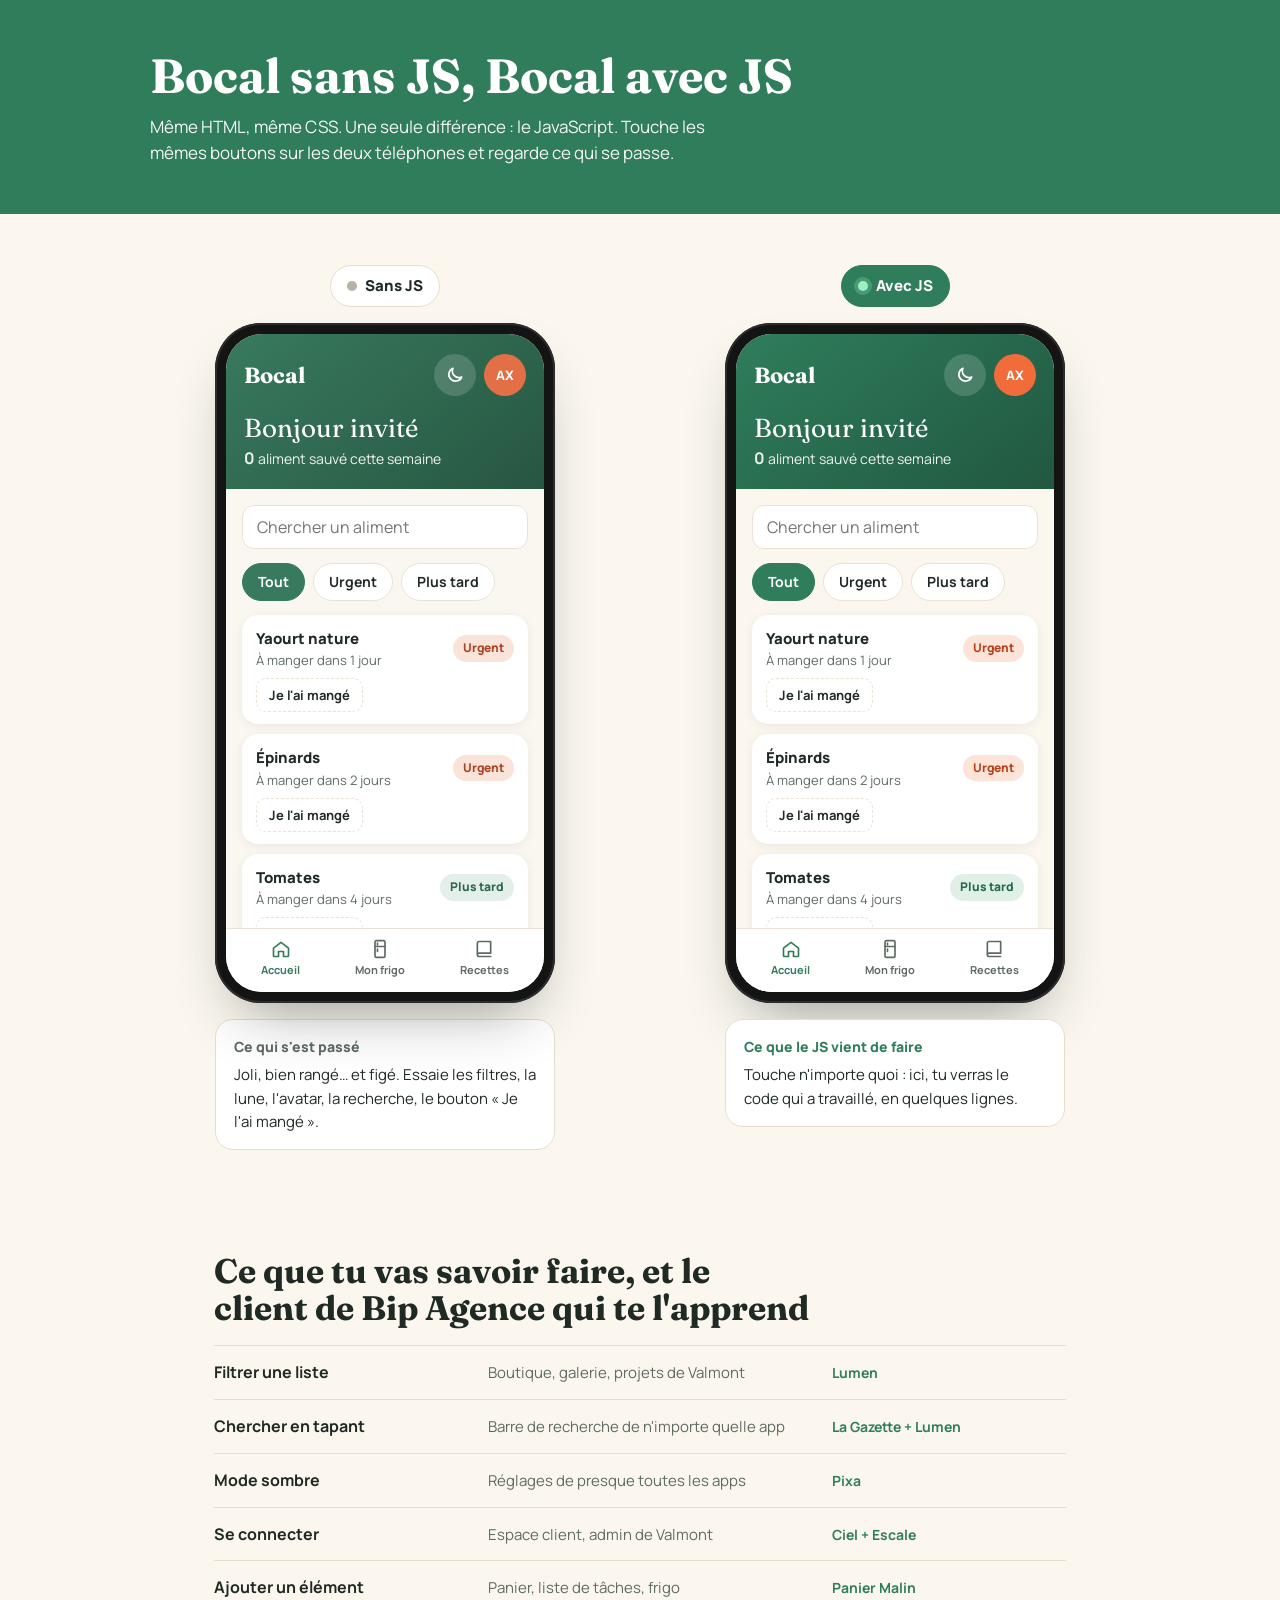
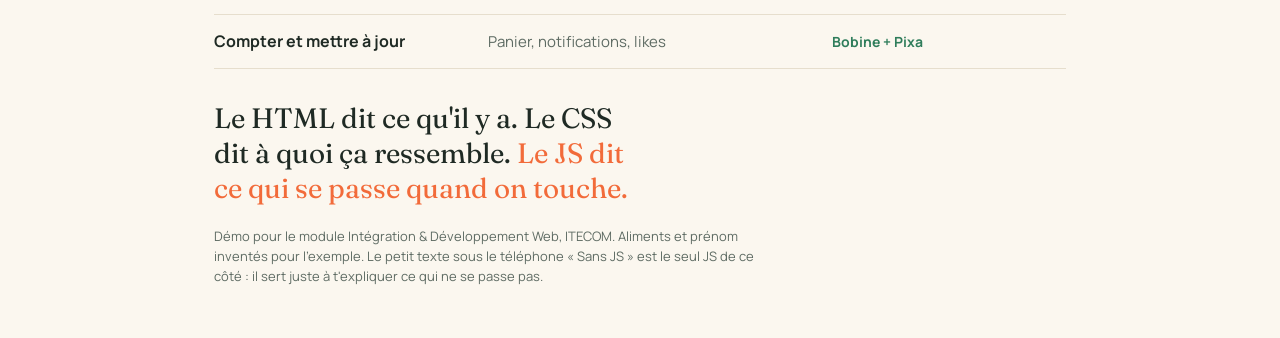
<file: bocal.html>
<!DOCTYPE html>
<html lang="fr">
<head>
<meta charset="utf-8">
<meta name="viewport" content="width=device-width, initial-scale=1">
<title>Bocal sans JS, avec JS</title>
<link rel="preconnect" href="https://fonts.googleapis.com">
<link rel="preconnect" href="https://fonts.gstatic.com" crossorigin>
<link href="https://fonts.googleapis.com/css2?family=Fraunces:opsz,wght@9..144,600;9..144,700&family=Manrope:wght@400;600;700;800&display=swap" rel="stylesheet">
<style>
/* VOICE: un prof qui montre, pas qui explique : on touche, on compare.
   IDEA: deux téléphones identiques posés sur la table, un éteint côté réflexes, un vivant.
   PICTURE: l'appli Bocal en double, jouable, avec la note de ce qui vient de se passer.
   COLOUR and TYPE: identité Bocal (vert #2F7D5B, tomate #F26B3A, crème), Fraunces + Manrope.
   LAYOUT: bandeau vert, deux colonnes de téléphones, sur mobile un sélecteur Sans / Avec. */
:root{color-scheme:light dark;--bg:light-dark(#FBF7EF,#0F1713);--ink:light-dark(#1F2A24,#E8EFE9);--soft:light-dark(#5E6B63,#A3B3A9);--line:light-dark(#E6DECD,#26352D);--panel:light-dark(#FFFFFF,#16221C);--green:#2F7D5B;--green-t:light-dark(#2F7D5B,#74CFA2);--tomato:#F26B3A}
:root[data-theme=light]{color-scheme:light}:root[data-theme=dark]{color-scheme:dark}
*{box-sizing:border-box;min-width:0}
body{margin:0;background:var(--bg);color:var(--ink);font:16px/1.55 Manrope,system-ui,sans-serif;overflow-x:clip}
.band{padding:clamp(28px,4vw,56px) max(5vw,16px)}
.hero{background:var(--green);color:#fff;padding-bottom:clamp(28px,4vw,48px)}
.hero-in{max-width:980px;margin:0 auto}
h1{font-family:Fraunces,Georgia,serif;font-weight:700;font-size:clamp(32px,5vw,48px);line-height:1.05;margin:0 0 12px;text-wrap:balance}
.hero p{margin:0;max-width:60ch;font-size:17px;opacity:.95}
h2{font-family:Fraunces,Georgia,serif;font-size:clamp(26px,3.4vw,34px);line-height:1.1;margin:0 0 18px;text-wrap:balance}

.switch{display:none;gap:6px;background:var(--panel);border:1px solid var(--line);border-radius:999px;padding:5px;max-width:340px;margin:0 auto 18px}
.switch button{flex:1;height:44px;border:0;border-radius:999px;background:none;color:var(--ink);font:inherit;font-weight:800;font-size:15px;cursor:pointer}
.switch button[aria-pressed=true]{background:var(--ink);color:var(--bg)}
.stage{display:grid;grid-template-columns:repeat(2,minmax(0,1fr));gap:40px;max-width:980px;margin:0 auto}
.col{display:flex;flex-direction:column;align-items:center;gap:16px}
.tag{display:inline-flex;align-items:center;gap:8px;font-weight:800;font-size:15px;padding:8px 16px;border-radius:999px;background:var(--panel);border:1px solid var(--line)}
.tag i{width:10px;height:10px;border-radius:50%;background:#B8B2A6}
.col.on .tag{background:var(--green);border-color:var(--green);color:#fff}
.col.on .tag i{background:#9BF0C3;box-shadow:0 0 0 4px rgba(155,240,195,.25)}

.phone{width:340px;max-width:100%;height:680px;border-radius:46px;background:#141414;padding:11px;box-shadow:0 30px 60px -25px rgba(20,30,25,.45),inset 0 0 0 2px #2c2c2c}
.col.off .phone{filter:saturate(.85)}
.app{--a-bg:#FBF7EF;--a-surface:#fff;--a-ink:#1F2A24;--a-soft:#5E6B63;--a-line:#EAE2D2;position:relative;height:100%;border-radius:36px;overflow:hidden;display:flex;flex-direction:column;background:var(--a-bg);color:var(--a-ink);transition:background .35s,color .35s;color-scheme:light}
.app.dark{--a-bg:#111B16;--a-surface:#1B2922;--a-ink:#E9F1EB;--a-soft:#9DB0A4;--a-line:#2B3B32;color-scheme:dark}
.app-bar{background:linear-gradient(140deg,#2F7D5B,#215840);color:#fff;padding:20px 18px 18px}
.top{display:flex;justify-content:space-between;align-items:center}
.logo{font-family:Fraunces,Georgia,serif;font-size:22px;font-weight:700}
.actions{display:flex;gap:8px}
.icon-btn,.avatar{width:42px;height:42px;border-radius:50%;border:0;display:grid;place-items:center;cursor:pointer;font:inherit}
.icon-btn{background:rgba(255,255,255,.16);color:#fff}
.avatar{background:var(--tomato);color:#fff;font-weight:800;font-size:13px;transition:box-shadow .25s}
.avatar.logged{box-shadow:0 0 0 3px #fff}
svg.i{width:20px;height:20px;fill:none;stroke:currentColor;stroke-width:2;stroke-linecap:round;stroke-linejoin:round}
.greet{font-family:Fraunces,Georgia,serif;font-size:26px;line-height:1.1;margin:18px 0 4px}
.saved{margin:0;font-size:14px;opacity:.92}
.saved strong{font-size:16px}
.body{flex:1;overflow-y:auto;padding:16px 16px 20px;display:flex;flex-direction:column;gap:14px}
.body>*{flex-shrink:0}
.search,.add input,.add select,.login input{width:100%;height:44px;border-radius:12px;border:1px solid var(--a-line);background:var(--a-surface);color:var(--a-ink);padding:0 14px;font:inherit;font-size:16px}
.filters{display:flex;gap:8px;flex-wrap:wrap}
.filter{height:38px;padding:0 15px;border-radius:999px;border:1px solid var(--a-line);background:var(--a-surface);color:var(--a-ink);font:inherit;font-size:14px;font-weight:700;cursor:pointer}
.filter.on{background:var(--green);border-color:var(--green);color:#fff}
.list{list-style:none;margin:0;padding:0;display:flex;flex-direction:column;gap:10px}
.card{display:grid;grid-template-columns:minmax(0,1fr) auto;gap:8px 10px;align-items:center;background:var(--a-surface);border-radius:16px;padding:12px 14px;box-shadow:0 2px 10px rgba(31,42,36,.07)}
.card.new{animation:pop .45s ease-out}
.name{margin:0;font-weight:800;font-size:15px;overflow-wrap:anywhere}
.when{margin:0;font-size:13px;color:var(--a-soft)}
.badge{font-size:12px;font-weight:800;padding:4px 10px;border-radius:999px;background:#E1F0E7;color:#226A49;white-space:nowrap}
.card.urgent .badge{background:#FDE3D8;color:#B8401A}
.eat{grid-column:1/-1;justify-self:start;height:34px;padding:0 12px;border-radius:10px;border:1px dashed var(--a-line);background:transparent;color:var(--a-ink);font:inherit;font-size:13px;font-weight:700;cursor:pointer}
.empty{text-align:center;color:var(--a-soft);font-size:14px;padding:18px}
.add{background:var(--a-surface);border-radius:16px;padding:14px;display:flex;flex-direction:column;gap:10px}
.add input,.add select{background:var(--a-bg)}
.add-t{margin:0;font-family:Fraunces,Georgia,serif;font-size:18px}
.row{display:grid;grid-template-columns:minmax(0,1fr) 92px;gap:8px}
.button{height:44px;border:0;border-radius:12px;background:var(--tomato);color:#fff;font:inherit;font-weight:800;font-size:15px;cursor:pointer}
.tab-bar{display:flex;justify-content:space-around;padding:10px 8px 14px;background:var(--a-surface);border-top:1px solid var(--a-line)}
.tab{display:flex;flex-direction:column;align-items:center;gap:2px;font-size:11px;font-weight:700;color:var(--a-soft)}
.tab.on{color:var(--green)}
.app.dark .tab.on{color:#74CFA2}
.sheet{position:absolute;inset:0;background:rgba(10,20,15,.5);display:flex;align-items:flex-end}
.sheet[hidden]{display:none}
.login{background:var(--a-surface);width:100%;border-radius:24px 24px 0 0;padding:22px 18px 26px;display:flex;flex-direction:column;gap:10px;animation:up .3s ease-out}
.login .add-t{font-size:22px}
.login label{font-size:14px;font-weight:700}
.login input{background:var(--a-bg)}
.err{color:#D2491D;font-weight:800;font-size:14px;margin:0}
.ghost{height:40px;border:0;background:none;color:var(--a-soft);font:inherit;font-weight:700;cursor:pointer}
.clue{margin:0;font-size:13px;color:var(--a-soft);text-align:center}
.shake{animation:shake .35s}
:focus-visible{outline:3px solid var(--tomato);outline-offset:2px}

.note{width:340px;max-width:100%;background:var(--panel);border:1px solid var(--line);border-radius:18px;padding:16px 18px}
.note-t{font-weight:800;margin:0 0 6px;font-size:14px;color:var(--soft)}
.col.on .note-t{color:var(--green-t)}
.note-txt{margin:0;font-size:15px}
.note pre{background:#1C2620;color:#E6F2EA;border-radius:12px;padding:12px 14px;font:13px/1.5 ui-monospace,Menlo,Consolas,monospace;margin:12px 0 0;white-space:pre-wrap;overflow-wrap:anywhere}
.where{font-size:13px;color:var(--soft);margin:10px 0 0}
.where b{color:var(--ink)}
.go{display:none;margin-top:12px;height:44px;width:100%;border-radius:12px;border:1px solid var(--line);background:none;color:var(--ink);font:inherit;font-weight:800;cursor:pointer}

.skills{max-width:980px;margin:0 auto}
.rows{list-style:none;margin:0;padding:0;border-top:1px solid var(--line)}
.rows li{display:grid;grid-template-columns:1.1fr 1.4fr 1fr;gap:16px;padding:14px 0;border-bottom:1px solid var(--line);align-items:baseline}
.rows b{font-size:16px}
.rows span{color:var(--soft);font-size:15px}
.rows em{font-style:normal;font-weight:700;font-size:14px;color:var(--green-t)}
.motto{font-family:Fraunces,Georgia,serif;font-size:clamp(22px,3vw,28px);line-height:1.25;margin:32px 0 0;max-width:30ch;text-wrap:balance}
.motto span{color:var(--tomato)}
.small{font-size:13px;color:var(--soft);margin:20px 0 0;max-width:70ch}

@keyframes pop{from{opacity:0;transform:translateY(-8px) scale(.97)}to{opacity:1;transform:none}}
@keyframes up{from{transform:translateY(40px);opacity:0}to{transform:none;opacity:1}}
@keyframes shake{25%{transform:translateX(-6px)}50%{transform:translateX(6px)}75%{transform:translateX(-3px)}}
@media (prefers-reduced-motion:reduce){*{animation:none!important;transition:none!important}}
@media (max-width:780px){
  .switch{display:flex}
  .stage{grid-template-columns:minmax(0,1fr);gap:0}
  .stage[data-view=on] .col.off,.stage[data-view=off] .col.on{display:none}
  .phone{height:620px}
  .go{display:block}
}
@media (max-width:600px){
  .rows li{grid-template-columns:minmax(0,1fr);gap:2px}
}
</style>
</head>
<body>

<header class="band hero">
  <div class="hero-in">
    <h1>Bocal sans JS, Bocal avec JS</h1>
    <p>Même HTML, même CSS. Une seule différence : le JavaScript. Touche les mêmes boutons sur les deux téléphones et regarde ce qui se passe.</p>
  </div>
</header>

<main class="band">
  <div class="switch" role="group" aria-label="Version affichée">
    <button type="button" data-v="off" aria-pressed="true">Sans JS</button>
    <button type="button" data-v="on" aria-pressed="false">Avec JS</button>
  </div>

  <div class="stage" id="stage" data-view="off">
    <section class="col off" aria-label="Bocal sans JavaScript">
      <span class="tag"><i></i>Sans JS</span>
      <div class="phone" id="phone-off"></div>
      <div class="note" id="note-off">
        <p class="note-t">Ce qui s'est passé</p>
        <p class="note-txt">Joli, bien rangé… et figé. Essaie les filtres, la lune, l'avatar, la recherche, le bouton « Je l'ai mangé ».</p>
        <button class="go" type="button" data-v="on">Voir la version avec JS</button>
      </div>
    </section>

    <section class="col on" aria-label="Bocal avec JavaScript">
      <span class="tag"><i></i>Avec JS</span>
      <div class="phone" id="phone-on"></div>
      <div class="note" id="note-on">
        <p class="note-t">Ce que le JS vient de faire</p>
        <p class="note-txt">Touche n'importe quoi : ici, tu verras le code qui a travaillé, en quelques lignes.</p>
        <pre hidden><code></code></pre>
        <p class="where" hidden></p>
        <button class="go" type="button" data-v="off">Voir la version sans JS</button>
      </div>
    </section>
  </div>
</main>

<section class="band skills">
  <h2>Ce que tu vas savoir faire, et le client de Bip Agence qui te l'apprend</h2>
  <ul class="rows">
    <li><b>Filtrer une liste</b><span>Boutique, galerie, projets de Valmont</span><em>Lumen</em></li>
    <li><b>Chercher en tapant</b><span>Barre de recherche de n'importe quelle app</span><em>La Gazette + Lumen</em></li>
    <li><b>Mode sombre</b><span>Réglages de presque toutes les apps</span><em>Pixa</em></li>
    <li><b>Se connecter</b><span>Espace client, admin de Valmont</span><em>Ciel + Escale</em></li>
    <li><b>Ajouter un élément</b><span>Panier, liste de tâches, frigo</span><em>Panier Malin</em></li>
    <li><b>Compter et mettre à jour</b><span>Panier, notifications, likes</span><em>Bobine + Pixa</em></li>
  </ul>
  <p class="motto">Le HTML dit ce qu'il y a. Le CSS dit à quoi ça ressemble. <span>Le JS dit ce qui se passe quand on touche.</span></p>
  <p class="small">Démo pour le module Intégration &amp; Développement Web, ITECOM. Aliments et prénom inventés pour l'exemple. Le petit texte sous le téléphone « Sans JS » est le seul JS de ce côté : il sert juste à t'expliquer ce qui ne se passe pas.</p>
</section>

<template id="app-tpl">
  <div class="app">
    <header class="app-bar">
      <div class="top">
        <span class="logo">Bocal</span>
        <div class="actions">
          <button type="button" class="icon-btn dark-btn" aria-label="Mode sombre"><svg class="i" viewBox="0 0 24 24"><path d="M20 14.5A8 8 0 0 1 9.5 4a8 8 0 1 0 10.5 10.5z"/></svg></button>
          <button type="button" class="avatar" aria-label="Se connecter">AX</button>
        </div>
      </div>
      <p class="greet">Bonjour <span class="who">invité</span></p>
      <p class="saved"><strong class="count">0</strong> aliment sauvé cette semaine</p>
    </header>
    <div class="body">
      <input class="search" type="search" placeholder="Chercher un aliment" aria-label="Chercher un aliment">
      <div class="filters">
        <button type="button" class="filter on" data-f="all">Tout</button>
        <button type="button" class="filter" data-f="urgent">Urgent</button>
        <button type="button" class="filter" data-f="later">Plus tard</button>
      </div>
      <ul class="list"></ul>
      <form class="add">
        <p class="add-t">Ajouter au frigo</p>
        <div class="row">
          <input name="name" placeholder="Ex. Brocoli" aria-label="Nom de l'aliment" autocomplete="off">
          <select name="days" aria-label="À manger dans">
            <option value="1">1 jour</option><option value="2">2 jours</option><option value="3" selected>3 jours</option><option value="5">5 jours</option><option value="7">7 jours</option>
          </select>
        </div>
        <button class="button" type="submit">Ajouter</button>
      </form>
    </div>
    <nav class="tab-bar" aria-label="Onglets">
      <span class="tab on"><svg class="i" viewBox="0 0 24 24"><path d="M3 11l9-7 9 7v9a1 1 0 0 1-1 1h-5v-6h-6v6H4a1 1 0 0 1-1-1z"/></svg>Accueil</span>
      <span class="tab"><svg class="i" viewBox="0 0 24 24"><rect x="6" y="2" width="12" height="20" rx="2"/><path d="M6 9h12M9 5v2M9 12v3"/></svg>Mon frigo</span>
      <span class="tab"><svg class="i" viewBox="0 0 24 24"><path d="M4 19V5a2 2 0 0 1 2-2h14v14H6a2 2 0 0 0-2 2zm0 0a2 2 0 0 0 2 2h14"/></svg>Recettes</span>
    </nav>
    <div class="sheet" hidden>
      <form class="login">
        <p class="add-t">Connexion</p>
        <label>Mot de passe<input type="password" name="pw" autocomplete="off"></label>
        <p class="err" hidden>Mot de passe incorrect, réessaie.</p>
        <button class="button" type="submit">Se connecter</button>
        <button class="ghost close" type="button">Fermer</button>
        <p class="clue">Indice : le nom de l'appli, en minuscules</p>
      </form>
    </div>
  </div>
</template>

<script>
{
  const START = [
    { id: 1, name: 'Yaourt nature', days: 1 },
    { id: 2, name: 'Épinards', days: 2 },
    { id: 3, name: 'Tomates', days: 4 },
    { id: 4, name: 'Comté', days: 9 },
    { id: 5, name: 'Œufs', days: 6 }
  ];
  const tpl = document.getElementById('app-tpl');
  const off = document.getElementById('phone-off');
  const on = document.getElementById('phone-on');
  off.append(tpl.content.cloneNode(true));
  on.append(tpl.content.cloneNode(true));

  const esc = s => s.replace(/[&<>"']/g, c => ({ '&': '&amp;', '<': '&lt;', '>': '&gt;', '"': '&quot;', "'": '&#39;' }[c]));
  const plural = (n, w) => n + ' ' + w + (n > 1 ? 's' : '');
  const cardHTML = f => {
    const u = f.days <= 2;
    return `<li class="card${u ? ' urgent' : ''}${f.isNew ? ' new' : ''}"><div><p class="name">${esc(f.name)}</p><p class="when">À manger dans ${plural(f.days, 'jour')}</p></div><span class="badge">${u ? 'Urgent' : 'Plus tard'}</span><button type="button" class="eat" data-id="${f.id}">Je l'ai mangé</button></li>`;
  };
  const shake = el => { el.classList.remove('shake'); void el.offsetWidth; el.classList.add('shake'); };

  /* ---------- Côté SANS JS : on dessine une fois, puis plus rien ne bouge ---------- */
  off.querySelector('.list').innerHTML = START.map(cardHTML).join('');
  const offTxt = document.querySelector('#note-off .note-txt');
  const tellOff = t => { offTxt.textContent = t + ' Essaie la même chose dans la version avec JS.'; };
  off.addEventListener('click', e => {
    const b = e.target.closest('button');
    if (!b || b.type === 'submit') return;
    if (b.matches('.filter')) tellOff(`Tu as appuyé sur « ${b.textContent} ». La liste ne bouge pas : le bouton existe dans le HTML, mais aucun code ne l'écoute.`);
    else if (b.matches('.dark-btn')) tellOff('La lune ne fait rien. Le CSS pourrait avoir des couleurs de nuit, mais personne ne lui dit de les mettre.');
    else if (b.matches('.avatar')) tellOff("Rien ne s'ouvre. Sans JS, pas de fenêtre de connexion, et personne pour vérifier un mot de passe.");
    else if (b.matches('.eat')) tellOff("L'aliment reste là et le compteur reste à 0. Rien ne retire, rien ne compte.");
  });
  off.addEventListener('submit', e => {
    e.preventDefault();
    tellOff("Ton aliment n'apparaît pas. Sans JS, le formulaire recharge la page et ce que tu as tapé disparaît.");
  });
  off.querySelector('.search').addEventListener('input', e => {
    tellOff(`Tu tapes « ${e.target.value} ». La liste reste entière : rien ne compare ton texte aux aliments.`);
  });

  /* ---------- Côté AVEC JS ---------- */
  const S = { foods: START.map(f => ({ ...f })), filter: 'all', query: '', saved: 0, next: 6, logged: false };
  const app = on.querySelector('.app');
  const list = on.querySelector('.list');
  const search = on.querySelector('.search');
  const sheet = on.querySelector('.sheet');
  const pw = on.querySelector('.login input');
  const err = on.querySelector('.err');
  const note = document.getElementById('note-on');
  const nTxt = note.querySelector('.note-txt'), nPre = note.querySelector('pre'), nCode = note.querySelector('code'), nWhere = note.querySelector('.where');

  const say = (txt, code, where) => {
    nTxt.textContent = txt;
    nCode.textContent = code;
    nPre.hidden = false;
    nWhere.hidden = false;
    nWhere.innerHTML = 'Dans Bip Agence : <b>' + where + '</b>';
  };
  const visible = () => S.foods
    .filter(f => S.filter === 'all' || (S.filter === 'urgent' ? f.days <= 2 : f.days > 2))
    .filter(f => f.name.toLowerCase().includes(S.query));
  const render = () => {
    const v = visible();
    list.innerHTML = v.length ? v.map(cardHTML).join('') : '<li class="empty">Rien à afficher ici.</li>';
    S.foods.forEach(f => { f.isNew = false; });
  };
  const setFilter = f => {
    S.filter = f;
    on.querySelectorAll('.filter').forEach(x => x.classList.toggle('on', x.dataset.f === f));
  };
  render();

  on.addEventListener('click', e => {
    const b = e.target.closest('button');
    if (!b || b.type === 'submit') return;

    if (b.matches('.filter')) {
      setFilter(b.dataset.f);
      render();
      const n = visible().length;
      const test = { all: 'true', urgent: 'food.days <= 2', later: 'food.days > 2' }[S.filter];
      say(`Tu as choisi « ${b.textContent} ». Le JS a gardé ${n} aliment${n > 1 ? 's' : ''} sur ${S.foods.length}, puis a redessiné la liste.`,
        `button.addEventListener('click', () => {\n  const visible = foods.filter(food => ${test});\n  render(visible);\n});`,
        'Lumen, mission « La galerie filtrée »');
    }
    else if (b.matches('.dark-btn')) {
      app.classList.toggle('dark');
      const d = app.classList.contains('dark');
      say(d ? "Le JS a ajouté la classe .dark sur l'écran. Le CSS avait déjà les couleurs de nuit : il attendait juste ce signal."
            : 'Le JS a retiré la classe .dark. Retour aux couleurs de jour.',
        `moon.addEventListener('click', () => {\n  screen.classList.toggle('dark');\n});`,
        'Pixa, mission « Le mode sombre »');
    }
    else if (b.matches('.avatar')) {
      if (S.logged) {
        say('Tu es déjà connecté : le JS s\'en souvient dans une variable et ne rouvre pas la fenêtre.',
          `if (logged === true) {\n  return; // on ne fait rien\n}`, 'Ciel, mission « Le conseil du jour » (if / else)');
        return;
      }
      sheet.hidden = false;
      pw.focus();
      say("L'avatar ouvre la fenêtre de connexion. Elle était déjà dans le HTML, cachée : le JS enlève juste hidden.",
        `avatar.addEventListener('click', () => {\n  sheet.hidden = false;\n});`,
        'Escale, mission « Changer d’écran » (hidden)');
    }
    else if (b.matches('.close')) {
      sheet.hidden = true;
    }
    else if (b.matches('.eat')) {
      const id = Number(b.dataset.id);
      const f = S.foods.find(x => x.id === id);
      S.foods = S.foods.filter(x => x.id !== id);
      S.saved = S.saved + 1;
      on.querySelector('.count').textContent = S.saved;
      on.querySelector('.saved').lastChild.textContent = S.saved > 1 ? ' aliments sauvés cette semaine' : ' aliment sauvé cette semaine';
      render();
      say(`« ${f.name} » sort du frigo et le compteur passe à ${S.saved}. On retire, on compte, on affiche.`,
        `foods = foods.filter(food => food.id !== ${id});\nsaved = saved + 1;\ncounter.textContent = saved;`,
        'Pixa, mission « Le bouton J’aime » (le compteur) et Lumen (filter)');
    }
  });

  search.addEventListener('input', () => {
    S.query = search.value.trim().toLowerCase();
    render();
    const n = visible().length;
    say(`Tu tapes « ${search.value} » : à chaque lettre, le JS compare ton texte au nom de chaque aliment. ${n} résultat${n > 1 ? 's' : ''}.`,
      `search.addEventListener('input', () => {\n  const text = search.value.toLowerCase();\n  render(foods.filter(food =>\n    food.name.toLowerCase().includes(text)\n  ));\n});`,
      'La Gazette, mission « Le compteur de caractères » (input) et Lumen (filter)');
  });

  on.querySelector('.add').addEventListener('submit', e => {
    e.preventDefault();
    const form = e.target;
    const input = form.elements.name;
    const name = input.value.trim();
    if (name === '') {
      shake(input);
      input.focus();
      say("Champ vide : le JS bloque l'ajout et secoue le champ. C'est une validation de formulaire.",
        `if (name === '') {\n  input.classList.add('shake');\n  return;\n}`,
        'La Gazette, mission « Le formulaire complet » (validation)');
      return;
    }
    const days = Number(form.elements.days.value);
    S.foods.push({ id: S.next++, name, days, isNew: true });
    input.value = '';
    search.value = '';
    S.query = '';
    setFilter('all');
    render();
    say(`« ${name} » est ajouté. Le JS l'a rangé dans le tableau, a décidé seul qu'il était ${days <= 2 ? 'urgent' : 'pour plus tard'} (${plural(days, 'jour')}), puis a redessiné la liste.`,
      `foods.push({ name: '${name.replace(/'/g, "\\'")}', days: ${days} });\n\nif (food.days <= 2) {\n  badge = 'Urgent';\n} else {\n  badge = 'Plus tard';\n}\n\nrender(foods);`,
      'Panier Malin, mission « L’appli de courses » (push, createElement)');
  });

  on.querySelector('.login').addEventListener('submit', e => {
    e.preventDefault();
    const code = `if (password.value === 'bocal') {\n  sheet.hidden = true;\n  who.textContent = 'Axel';\n} else {\n  error.hidden = false;\n}`;
    if (pw.value === 'bocal') {
      S.logged = true;
      sheet.hidden = true;
      err.hidden = true;
      pw.value = '';
      on.querySelector('.who').textContent = 'Axel';
      on.querySelector('.avatar').classList.add('logged');
      say('Bon mot de passe : le JS ferme la fenêtre, écrit ton prénom et entoure ton avatar.', code, 'Ciel (if / else) et Escale (hidden)');
    } else {
      err.hidden = false;
      shake(e.target);
      say("Mauvais mot de passe : le JS affiche l'erreur. Sans ce if, n'importe qui entrerait.", code, 'Ciel (if / else) et La Gazette (message d’erreur)');
    }
  });

  /* ---------- Sélecteur mobile ---------- */
  const stage = document.getElementById('stage');
  const switches = document.querySelectorAll('.switch button');
  const show = (v, scroll) => {
    stage.dataset.view = v;
    switches.forEach(s => s.setAttribute('aria-pressed', String(s.dataset.v === v)));
    if (scroll) document.querySelector('.switch').scrollIntoView({ behavior: 'smooth', block: 'start' });
  };
  switches.forEach(s => s.addEventListener('click', () => show(s.dataset.v)));
  document.querySelectorAll('.go').forEach(g => g.addEventListener('click', () => show(g.dataset.v, true)));
}
</script>
</body>
</html>
</file>
